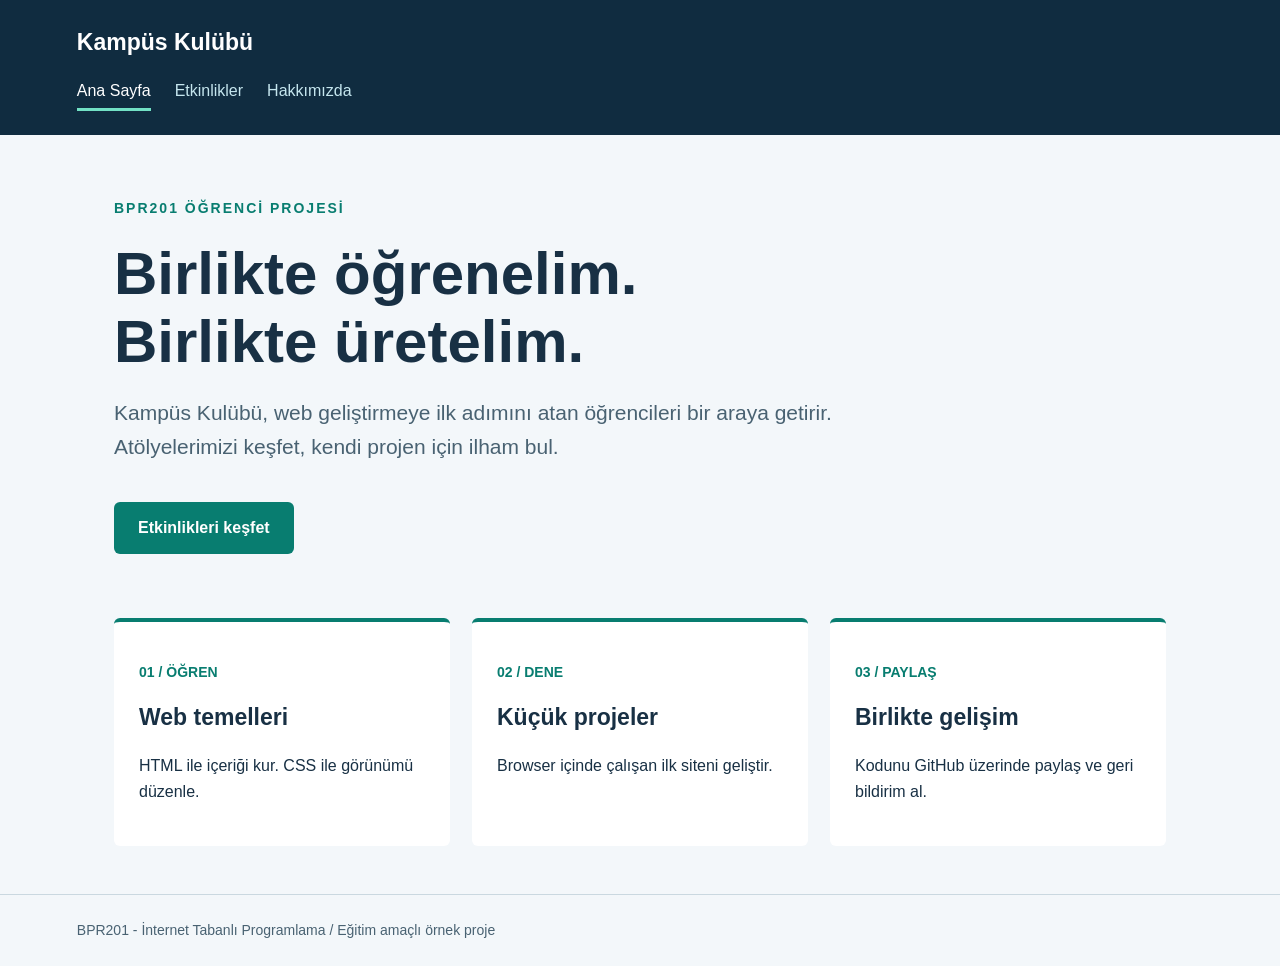
<file: index.html>
<!doctype html>
<html lang="tr">
<head>
  <meta charset="UTF-8">
  <meta name="viewport" content="width=device-width, initial-scale=1.0">
  <title>Ana Sayfa | Kampüs Kulübü</title>
  <link rel="stylesheet" href="style.css">
</head>
<body>
<header><div class="brand">Kampüs Kulübü</div><nav aria-label="Ana menü"><a href="index.html" aria-current="page">Ana Sayfa</a>
<a href="etkinlikler.html">Etkinlikler</a>
<a href="hakkimizda.html">Hakkımızda</a></nav></header>
<main><p class="eyebrow">BPR201 ÖĞRENCİ PROJESİ</p>
<h1>Birlikte öğrenelim.<br>Birlikte üretelim.</h1>
<p class="intro">Kampüs Kulübü, web geliştirmeye ilk adımını atan öğrencileri bir araya getirir. Atölyelerimizi keşfet, kendi projen için ilham bul.</p>
<a class="button" href="etkinlikler.html">Etkinlikleri keşfet</a>
<section class="grid" aria-label="Kulüp çalışma alanları">
<article><p class="meta">01 / ÖĞREN</p><h2>Web temelleri</h2><p>HTML ile içeriği kur. CSS ile görünümü düzenle.</p></article>
<article><p class="meta">02 / DENE</p><h2>Küçük projeler</h2><p>Browser içinde çalışan ilk siteni geliştir.</p></article>
<article><p class="meta">03 / PAYLAŞ</p><h2>Birlikte gelişim</h2><p>Kodunu GitHub üzerinde paylaş ve geri bildirim al.</p></article>
</section></main>
<footer>BPR201 - İnternet Tabanlı Programlama / Eğitim amaçlı örnek proje</footer>
</body>
</html>
</file>
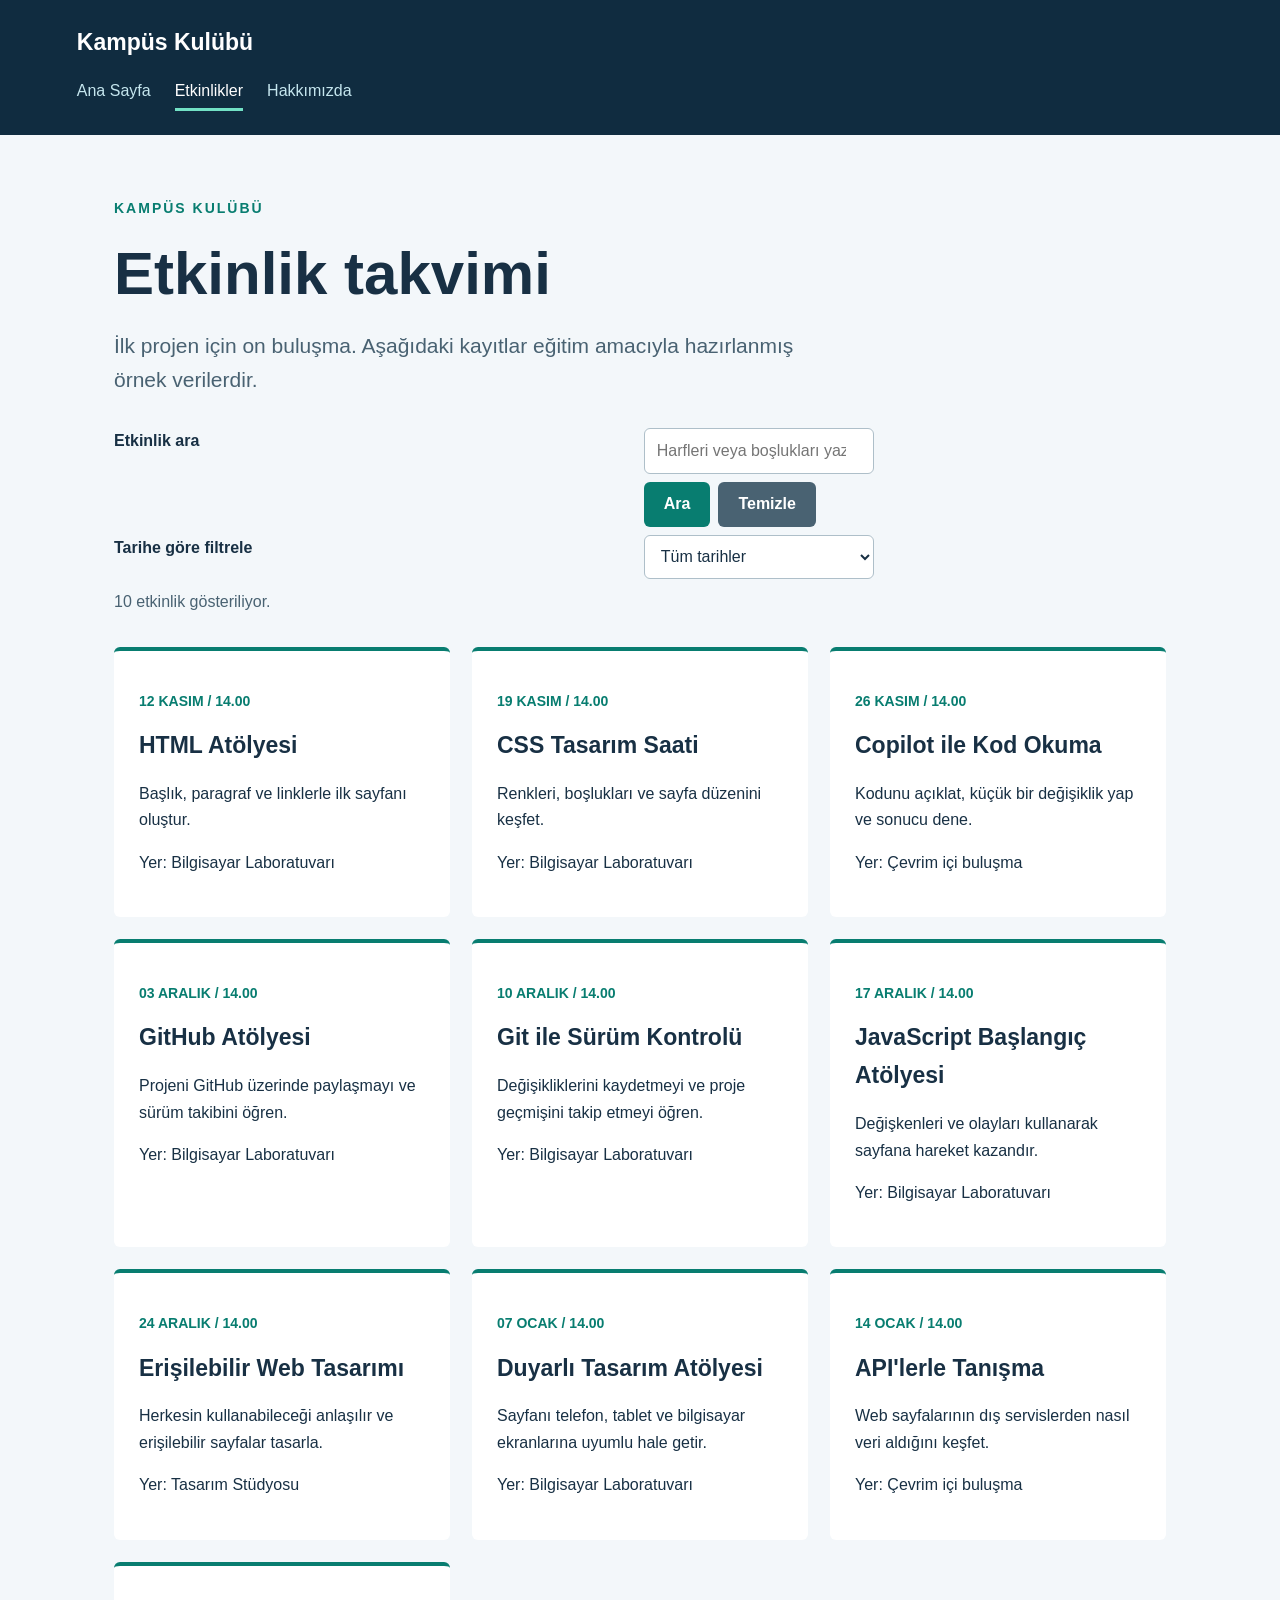
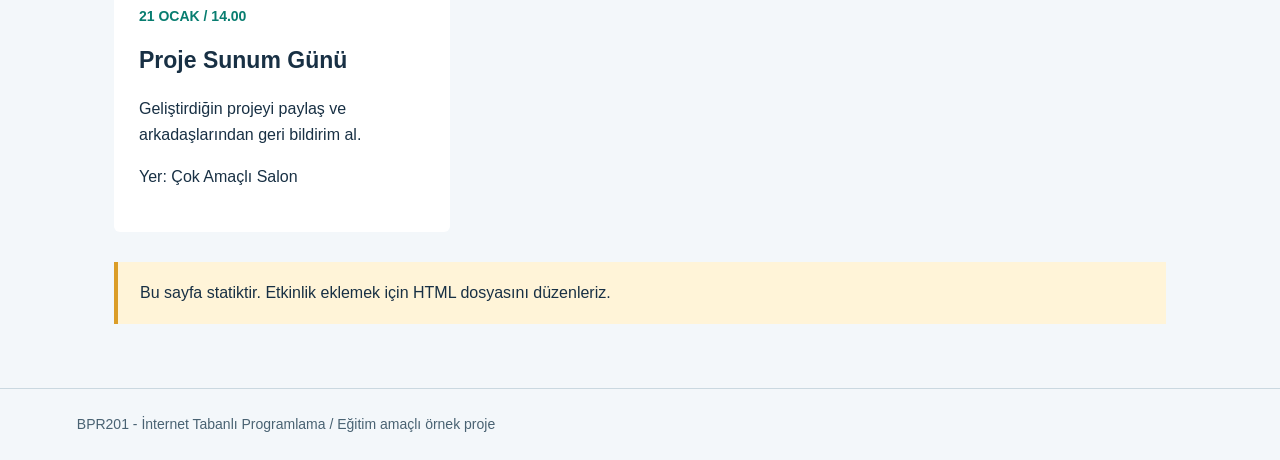
<file: etkinlikler.html>
<!doctype html>
<html lang="tr">
<head>
  <meta charset="UTF-8">
  <meta name="viewport" content="width=device-width, initial-scale=1.0">
  <title>Etkinlikler | Kampüs Kulübü</title>
  <link rel="stylesheet" href="style.css">
</head>
<body>
<header><div class="brand">Kampüs Kulübü</div><nav aria-label="Ana menü"><a href="index.html">Ana Sayfa</a>
<a href="etkinlikler.html" aria-current="page">Etkinlikler</a>
<a href="hakkimizda.html">Hakkımızda</a></nav></header>
<main><p class="eyebrow">KAMPÜS KULÜBÜ</p><h1>Etkinlik takvimi</h1>
<p class="intro">İlk projen için on buluşma. Aşağıdaki kayıtlar eğitim amacıyla hazırlanmış örnek verilerdir.</p>
<form class="event-filters" id="event-filters">
<label for="event-search">Etkinlik ara</label>
<div class="filter-row"><input id="event-search" type="search" placeholder="Harfleri veya boşlukları yaz..." autocomplete="off"><button type="submit">Ara</button><button type="button" id="clear-filters" class="button-secondary">Temizle</button></div>
<label for="event-date">Tarihe göre filtrele</label>
<select id="event-date"><option value="all">Tüm tarihler</option><option value="12-kasim">12 Kasım</option><option value="19-kasim">19 Kasım</option><option value="26-kasim">26 Kasım</option><option value="03-aralik">3 Aralık</option><option value="10-aralik">10 Aralık</option><option value="17-aralik">17 Aralık</option><option value="24-aralik">24 Aralık</option><option value="07-ocak">7 Ocak</option><option value="14-ocak">14 Ocak</option><option value="21-ocak">21 Ocak</option></select>
</form>
<p class="filter-status" id="filter-status" aria-live="polite">10 etkinlik gösteriliyor.</p>
<section class="grid" aria-label="Örnek etkinlikler">
<article data-date="12-kasim"><p class="meta">12 KASIM / 14.00</p><h2>HTML Atölyesi</h2><p>Başlık, paragraf ve linklerle ilk sayfanı oluştur.</p><p>Yer: Bilgisayar Laboratuvarı</p></article>
<article data-date="19-kasim"><p class="meta">19 KASIM / 14.00</p><h2>CSS Tasarım Saati</h2><p>Renkleri, boşlukları ve sayfa düzenini keşfet.</p><p>Yer: Bilgisayar Laboratuvarı</p></article>
<article data-date="26-kasim"><p class="meta">26 KASIM / 14.00</p><h2>Copilot ile Kod Okuma</h2><p>Kodunu açıklat, küçük bir değişiklik yap ve sonucu dene.</p><p>Yer: Çevrim içi buluşma</p></article>
<article data-date="03-aralik"><p class="meta">03 ARALIK / 14.00</p><h2>GitHub Atölyesi</h2><p>Projeni GitHub üzerinde paylaşmayı ve sürüm takibini öğren.</p><p>Yer: Bilgisayar Laboratuvarı</p></article>
<article data-date="10-aralik"><p class="meta">10 ARALIK / 14.00</p><h2>Git ile Sürüm Kontrolü</h2><p>Değişikliklerini kaydetmeyi ve proje geçmişini takip etmeyi öğren.</p><p>Yer: Bilgisayar Laboratuvarı</p></article>
<article data-date="17-aralik"><p class="meta">17 ARALIK / 14.00</p><h2>JavaScript Başlangıç Atölyesi</h2><p>Değişkenleri ve olayları kullanarak sayfana hareket kazandır.</p><p>Yer: Bilgisayar Laboratuvarı</p></article>
<article data-date="24-aralik"><p class="meta">24 ARALIK / 14.00</p><h2>Erişilebilir Web Tasarımı</h2><p>Herkesin kullanabileceği anlaşılır ve erişilebilir sayfalar tasarla.</p><p>Yer: Tasarım Stüdyosu</p></article>
<article data-date="07-ocak"><p class="meta">07 OCAK / 14.00</p><h2>Duyarlı Tasarım Atölyesi</h2><p>Sayfanı telefon, tablet ve bilgisayar ekranlarına uyumlu hale getir.</p><p>Yer: Bilgisayar Laboratuvarı</p></article>
<article data-date="14-ocak"><p class="meta">14 OCAK / 14.00</p><h2>API'lerle Tanışma</h2><p>Web sayfalarının dış servislerden nasıl veri aldığını keşfet.</p><p>Yer: Çevrim içi buluşma</p></article>
<article data-date="21-ocak"><p class="meta">21 OCAK / 14.00</p><h2>Proje Sunum Günü</h2><p>Geliştirdiğin projeyi paylaş ve arkadaşlarından geri bildirim al.</p><p>Yer: Çok Amaçlı Salon</p></article>
</section><p class="note">Bu sayfa statiktir. Etkinlik eklemek için HTML dosyasını düzenleriz.</p></main>
<footer>BPR201 - İnternet Tabanlı Programlama / Eğitim amaçlı örnek proje</footer>
<script>
const filterForm = document.querySelector('#event-filters');
const searchInput = document.querySelector('#event-search');
const dateSelect = document.querySelector('#event-date');
const clearButton = document.querySelector('#clear-filters');
const filterStatus = document.querySelector('#filter-status');
const eventCards = document.querySelectorAll('.grid article');

const normalizeText = (text) => text.toLocaleLowerCase('tr-TR').normalize('NFD').replace(/[\u0300-\u036f]/g, '').replace(/ı/g, 'i').replace(/\s+/g, ' ').trim();

const filterEvents = () => {
  const searchText = normalizeText(searchInput.value.trim());
  const selectedDate = dateSelect.value;
  let visibleCount = 0;

  eventCards.forEach((card) => {
    const matchesText = normalizeText(card.textContent).includes(searchText);
    const matchesDate = selectedDate === 'all' || card.dataset.date === selectedDate;
    const isVisible = matchesText && matchesDate;
    card.hidden = !isVisible;
    if (isVisible) visibleCount += 1;
  });

  filterStatus.textContent = visibleCount === 0 ? 'Aramanızla eşleşen etkinlik bulunamadı.' : `${visibleCount} etkinlik gösteriliyor.`;
};

filterForm.addEventListener('submit', (event) => {
  event.preventDefault();
  filterEvents();
});
searchInput.addEventListener('input', filterEvents);
dateSelect.addEventListener('change', filterEvents);
clearButton.addEventListener('click', () => {
  filterForm.reset();
  filterEvents();
  searchInput.focus();
});
</script>
</body>
</html>
</file>
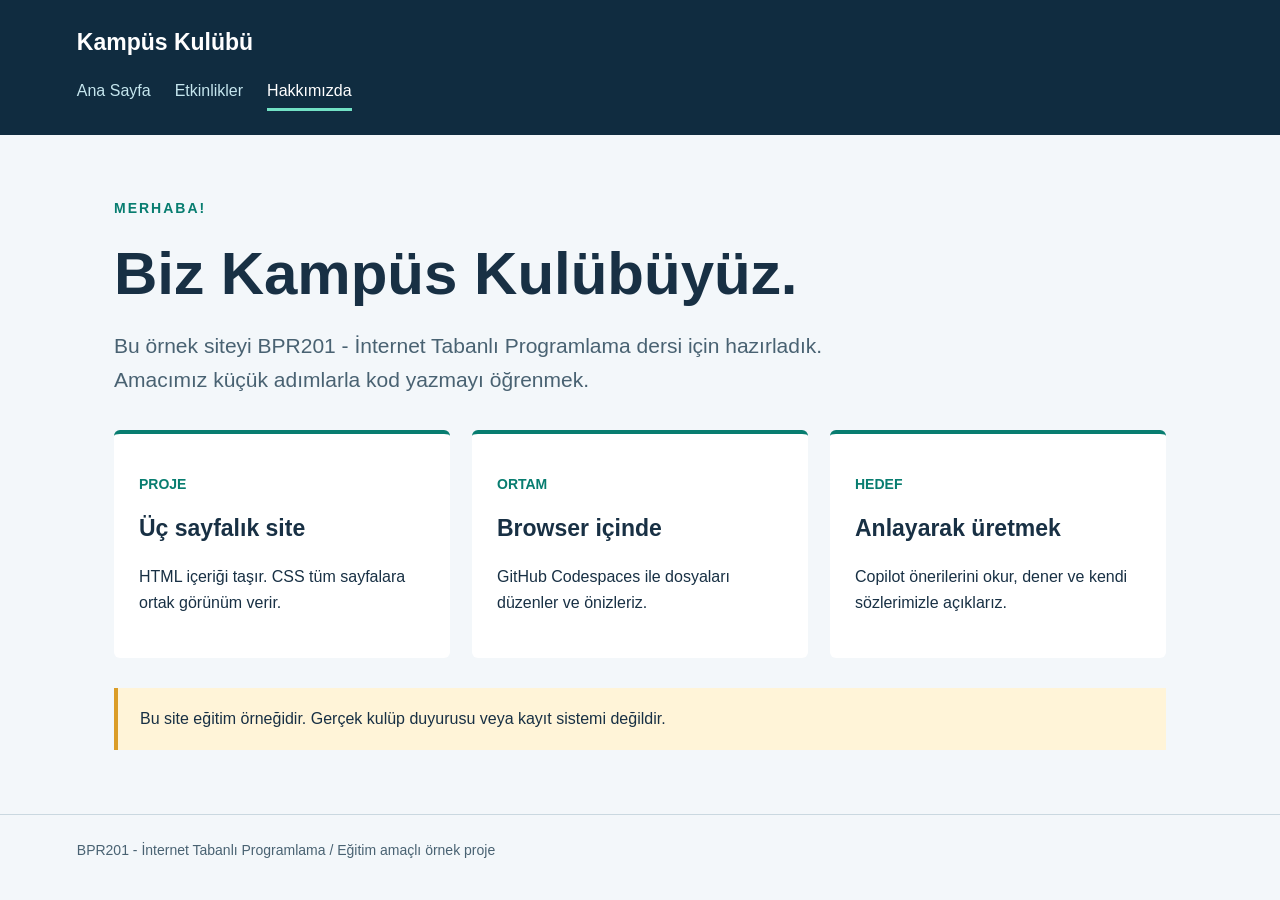
<file: hakkimizda.html>
<!doctype html>
<html lang="tr">
<head>
  <meta charset="UTF-8">
  <meta name="viewport" content="width=device-width, initial-scale=1.0">
  <title>Hakkımızda | Kampüs Kulübü</title>
  <link rel="stylesheet" href="style.css">
</head>
<body>
<header><div class="brand">Kampüs Kulübü</div><nav aria-label="Ana menü"><a href="index.html">Ana Sayfa</a>
<a href="etkinlikler.html">Etkinlikler</a>
<a href="hakkimizda.html" aria-current="page">Hakkımızda</a></nav></header>
<main><p class="eyebrow">MERHABA!</p><h1>Biz Kampüs Kulübüyüz.</h1>
<p class="intro">Bu örnek siteyi BPR201 - İnternet Tabanlı Programlama dersi için hazırladık. Amacımız küçük adımlarla kod yazmayı öğrenmek.</p>
<section class="grid" aria-label="Proje bilgileri">
<article><p class="meta">PROJE</p><h2>Üç sayfalık site</h2><p>HTML içeriği taşır. CSS tüm sayfalara ortak görünüm verir.</p></article>
<article><p class="meta">ORTAM</p><h2>Browser içinde</h2><p>GitHub Codespaces ile dosyaları düzenler ve önizleriz.</p></article>
<article><p class="meta">HEDEF</p><h2>Anlayarak üretmek</h2><p>Copilot önerilerini okur, dener ve kendi sözlerimizle açıklarız.</p></article>
</section><p class="note">Bu site eğitim örneğidir. Gerçek kulüp duyurusu veya kayıt sistemi değildir.</p></main>
<footer>BPR201 - İnternet Tabanlı Programlama / Eğitim amaçlı örnek proje</footer>
</body>
</html>
</file>
<file: style.css>
/* Ortak görünüm: Üç HTML dosyası bu dosyayı kullanır. */
* { box-sizing: border-box; }
body { margin: 0; font-family: Arial, sans-serif; color: #183044; background: #f3f7fa; line-height: 1.65; }
header { background: #102c40; color: white; padding: 24px max(6vw, 20px); }
.brand { font-weight: bold; font-size: 23px; }
nav { display: flex; flex-wrap: wrap; gap: 24px; margin-top: 12px; }
nav a { color: #c5e6ee; text-decoration: none; padding: 4px 0; }
nav a[aria-current="page"] { color: white; border-bottom: 3px solid #72e1c5; }
a { color: #086767; }
a:focus-visible { outline: 3px solid #e1a82b; outline-offset: 5px; }
main { max-width: 1100px; margin: 0 auto; padding: 48px 24px; min-height: 65vh; }
.eyebrow { color: #087d70; font-weight: bold; letter-spacing: 2px; font-size: 14px; }
h1 { font-size: clamp(34px, 5vw, 60px); line-height: 1.12; max-width: 850px; margin: 20px 0; }
.intro { font-size: 21px; max-width: 730px; color: #496272; }
.event-filters { display: grid; grid-template-columns: minmax(0, 1fr) minmax(190px, 0.45fr); gap: 8px 18px; max-width: 760px; margin: 30px 0 10px; }
.event-filters label { font-weight: bold; color: #183044; }
.filter-row { display: flex; flex-wrap: wrap; gap: 8px; }
.filter-row input { flex: 1 1 auto; width: auto; min-width: 0; }
.event-filters input, .event-filters select { width: 100%; min-height: 44px; border: 1px solid #aebfc9; border-radius: 6px; padding: 9px 12px; color: #183044; background: white; font: inherit; }
.event-filters button { border: 0; border-radius: 6px; padding: 9px 20px; background: #087d70; color: white; font: inherit; font-weight: bold; cursor: pointer; }
.event-filters .button-secondary { background: #496272; }
.event-filters input:focus-visible, .event-filters select:focus-visible, .event-filters button:focus-visible { outline: 3px solid #e1a82b; outline-offset: 3px; }
.filter-status { color: #496272; margin: 8px 0 0; }
.button { display: inline-block; margin: 16px 0 32px; padding: 13px 24px; background: #087d70; color: white; border-radius: 6px; text-decoration: none; font-weight: bold; }
.grid { display: grid; grid-template-columns: repeat(3, 1fr); gap: 22px; margin-top: 32px; }
article { background: white; border-top: 4px solid #087d70; padding: 25px; border-radius: 6px; }
article h2 { margin: 10px 0; font-size: 23px; }
.meta { font-size: 14px; color: #087d70; font-weight: bold; }
.note { padding: 18px 22px; border-left: 4px solid #db9d27; background: #fff4d8; margin-top: 30px; }
footer { border-top: 1px solid #cad8e0; padding: 24px 6vw; color: #496272; font-size: 14px; }
@media (max-width: 700px) { .grid { grid-template-columns: 1fr; } main { padding-top: 28px; } .event-filters { grid-template-columns: 1fr; } .filter-row input { flex-basis: 100%; } }
</file>
